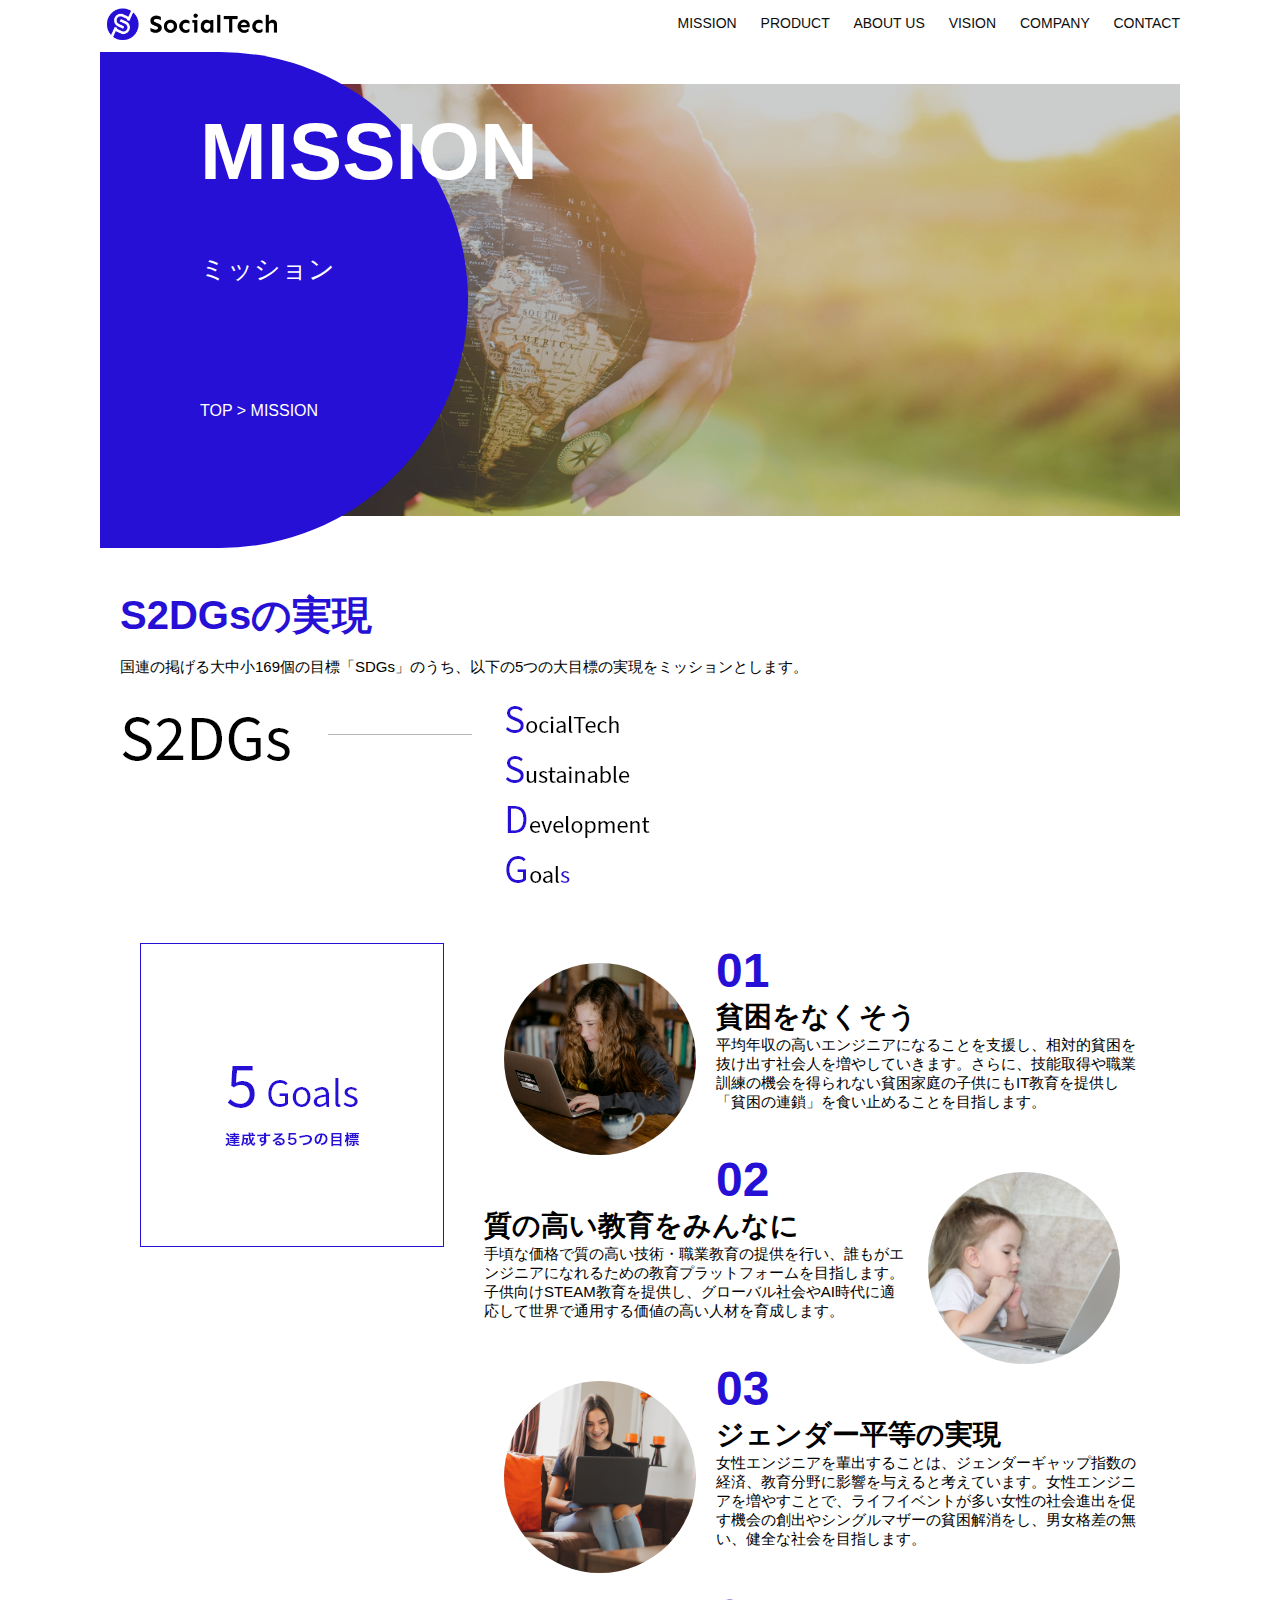
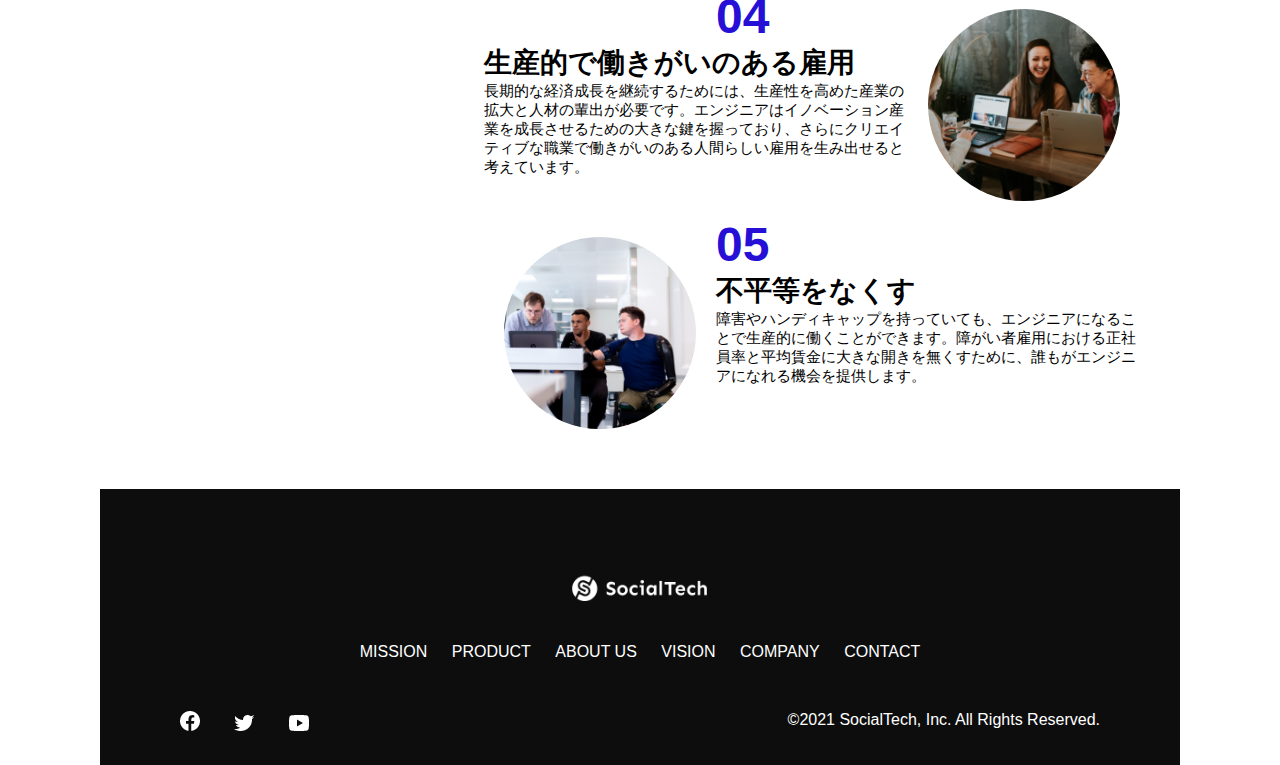
<file: kadai_tutorial_output/mission.html>
<!DOCTYPE html>
<html>

<head>
  <title>SocialTech - MISSON ミッション -</title>
  <meta charset="utf-8">
  <meta name="description" content="SocialTechが目指す5つの目標（S2DGs）を紹介します">
  <meta name="viewport" content="width=device-width, initial-scale=1.0">
  <link rel="stylesheet" href="style.css">
</head>

<body>
  <!-- ヘッダー -->
  <header>
    <!-- ロゴ -->
    <a href="index.html" id="logo"><img src="images/logo.png" alt="トップページに戻る"></a>

    <!-- PC用ナビゲーション -->
    <nav id="nav-pc">
      <a href="mission.html">MISSION</a>
      <a href="product.html">PRODUCT</a>
      <a href="index.html#aboutus">ABOUT US</a>
      <a href="index.html#vision">VISION</a>
      <a href="index.html#company">COMPANY</a>
      <a href="index.html#contact">CONTACT</a>
    </nav>

    <!-- スマホ用メニューボタン -->
    <img id="menu-sp" src="images/button-menu.png" alt="ナビゲーションを開く"
      onclick="document.getElementById('nav-sp').style.display = 'block'">

    <!-- スマホ用ナビゲーション -->
    <nav id="nav-sp">
      <img id="close" src="images/button-close.png" alt="ナビゲーションを閉じる"
        onclick="document.getElementById('nav-sp').style.display = 'none'">
      <a id="logo-sp" href="index.html" onclick="document.getElementById('nav-sp').style.display = 'none'"><img
          src="images/logo-sp.png" alt="トップページに戻る"></a>
      <a class="menu" href="mission.html" onclick="document.getElementById('nav-sp').style.display = 'none'">MISSION</a>
      <a class="menu" href="product.html" onclick="document.getElementById('nav-sp').style.display = 'none'">PRODUCT</a>
      <a class="menu" href="index.html#aboutus" onclick="document.getElementById('nav-sp').style.display = 'none'">ABOUT
        US</a>
      <a class="menu" href="index.html#vision"
        onclick="document.getElementById('nav-sp').style.display = 'none'">VISION</a>
      <a class="menu" href="index.html#company"
        onclick="document.getElementById('nav-sp').style.display = 'none'">COMPANY</a>
      <a class="menu" href="index.html#contact"
        onclick="document.getElementById('nav-sp').style.display = 'none'">CONTACT</a>
      <div id="sns">
        <a href="https://www.facebook.com/sejuku2013"><img src="images/button-facebook.png" alt="Facebookのリンク"></a>
        <a href="https://twitter.com/samuraijuku"><img src="images/button-twitter.png" alt="Twitterのリンク"></a>
        <a href="https://www.youtube.com/channel/UCCFOQO5aDK0xXam4cUQXT8g"><img src="images/button-youtube.png"
            alt="YouTubeのリンク"></a>
      </div>
    </nav>
  </header>
  <main>
    <article>
      <section id="mission-main">
        <div id="mission-title">
          <h1>MISSION</h1>
          <span>ミッション</span>
          <div>TOP > MISSION</div>
        </div>
      </section>
      <section id="mission-s2dgs">
        <h2 class="mission-h2">S2DGsの実現</h2>
        <p>国連の掲げる大中小169個の目標「SDGs」のうち、以下の5つの大目標の実現をミッションとします。</p>
        <img src="images/mission/mission-s2dgs.png" alt="S2DGs">
      </section>
      <section id="mission-5goals">
        <div>
          <img id="s2dgs-image" src="images/mission/mission-5goals.png" alt="5Goals">
        </div>
        <div>
          <div>
            <img class="fivegoals-image-left" src="images/mission/mission-5goals01.png" alt="PCを操作する女の子">
            <span class="fivegoals-number">01</span>
            <h3 class="fivegoals-h3">貧困をなくそう</h3>
            <p class="fivegoals-p">
              平均年収の高いエンジニアになることを支援し、相対的貧困を抜け出す社会人を増やしていきます。さらに、技能取得や職業訓練の機会を得られない貧困家庭の子供にもIT教育を提供し「貧困の連鎖」を食い止めることを目指します。
            </p>
          </div>
          <div>
            <img class="fivegoals-image-right" src="images/mission/mission-5goals02.png" alt="PCを見つめる小さい女の子">
            <span class="fivegoals-number">02</span>
            <h3 class="fivegoals-h3">質の高い教育をみんなに</h3>
            <p class="fivegoals-p">
              手頃な価格で質の高い技術・職業教育の提供を行い、誰もがエンジニアになれるための教育プラットフォームを目指します。子供向けSTEAM教育を提供し、グローバル社会やAI時代に適応して世界で通用する価値の高い人材を育成します。
            </p>
          </div>
          <div>
            <img class="fivegoals-image-left" src="images/mission/mission-5goals03.png" alt="PCを操作する女性">

            <span class="fivegoals-number">03</span>
            <h3 class="fivegoals-h3">ジェンダー平等の実現</h3>
            <p class="fivegoals-p">
              女性エンジニアを輩出することは、ジェンダーギャップ指数の経済、教育分野に影響を与えると考えています。女性エンジニアを増やすことで、ライフイベントが多い女性の社会進出を促す機会の創出やシングルマザーの貧困解消をし、男女格差の無い、健全な社会を目指します。
            </p>
          </div>
          <div>
            <img class="fivegoals-image-right" src="images/mission/mission-5goals04.png" alt="笑顔で話し合う3人の男女">
            <span class="fivegoals-number">04</span>
            <h3 class="fivegoals-h3">生産的で働きがいのある雇用</h3>
            <p class="fivegoals-p">
              長期的な経済成長を継続するためには、生産性を高めた産業の拡大と人材の輩出が必要です。エンジニアはイノベーション産業を成長させるための大きな鍵を握っており、さらにクリエイティブな職業で働きがいのある人間らしい雇用を生み出せると考えています。
            </p>
          </div>
          <div>
            <img class="fivegoals-image-left" src="images/mission/mission-5goals05.png" alt="障害を持つ男性が生き生きと働く様子">
            <span class="fivegoals-number">05</span>
            <h3 class="fivegoals-h3">不平等をなくす</h3>
            <p class="fivegoals-p">
              障害やハンディキャップを持っていても、エンジニアになることで生産的に働くことができます。障がい者雇用における正社員率と平均賃金に大きな開きを無くすために、誰もがエンジニアになれる機会を提供します。
            </p>
          </div>
        </div>
      </section>
    </article>
    <footer>
      <div id="footer-logo">
        <img src="images/logo-sp.png" alt="SocialTech">
      </div>
      <div id="footer-link">
        <a href="mission.html">MISSION</a>
        <a href="product.html">PRODUCT</a>
        <a href="index.html#aboutus">ABOUT US</a>
        <a href="index.html#vision">VISION</a>
        <a href="index.html#company">COMPANY</a>
        <a href="index.html#contact">CONTACT</a>
      </div>
      <div id="sns-footer">
        <a href="https://www.facebook.com/sejuku2013"><img src="images/button-facebook.png" alt="Facebookのリンク"></a>
        <a href="https://twitter.com/samuraijuku"><img src="images/button-twitter.png" alt="Twitterのリンク"></a>
        <a href="https://www.youtube.com/channel/UCCFOQO5aDK0xXam4cUQXT8g"><img src="images/button-youtube.png"
            alt="YouTubeのリンク"></a>
        <span id="copyright">&copy;2021 SocialTech, Inc. All Rights Reserved. </span>
      </div>
    </footer>
  </main>
</body>

</html>
</file>
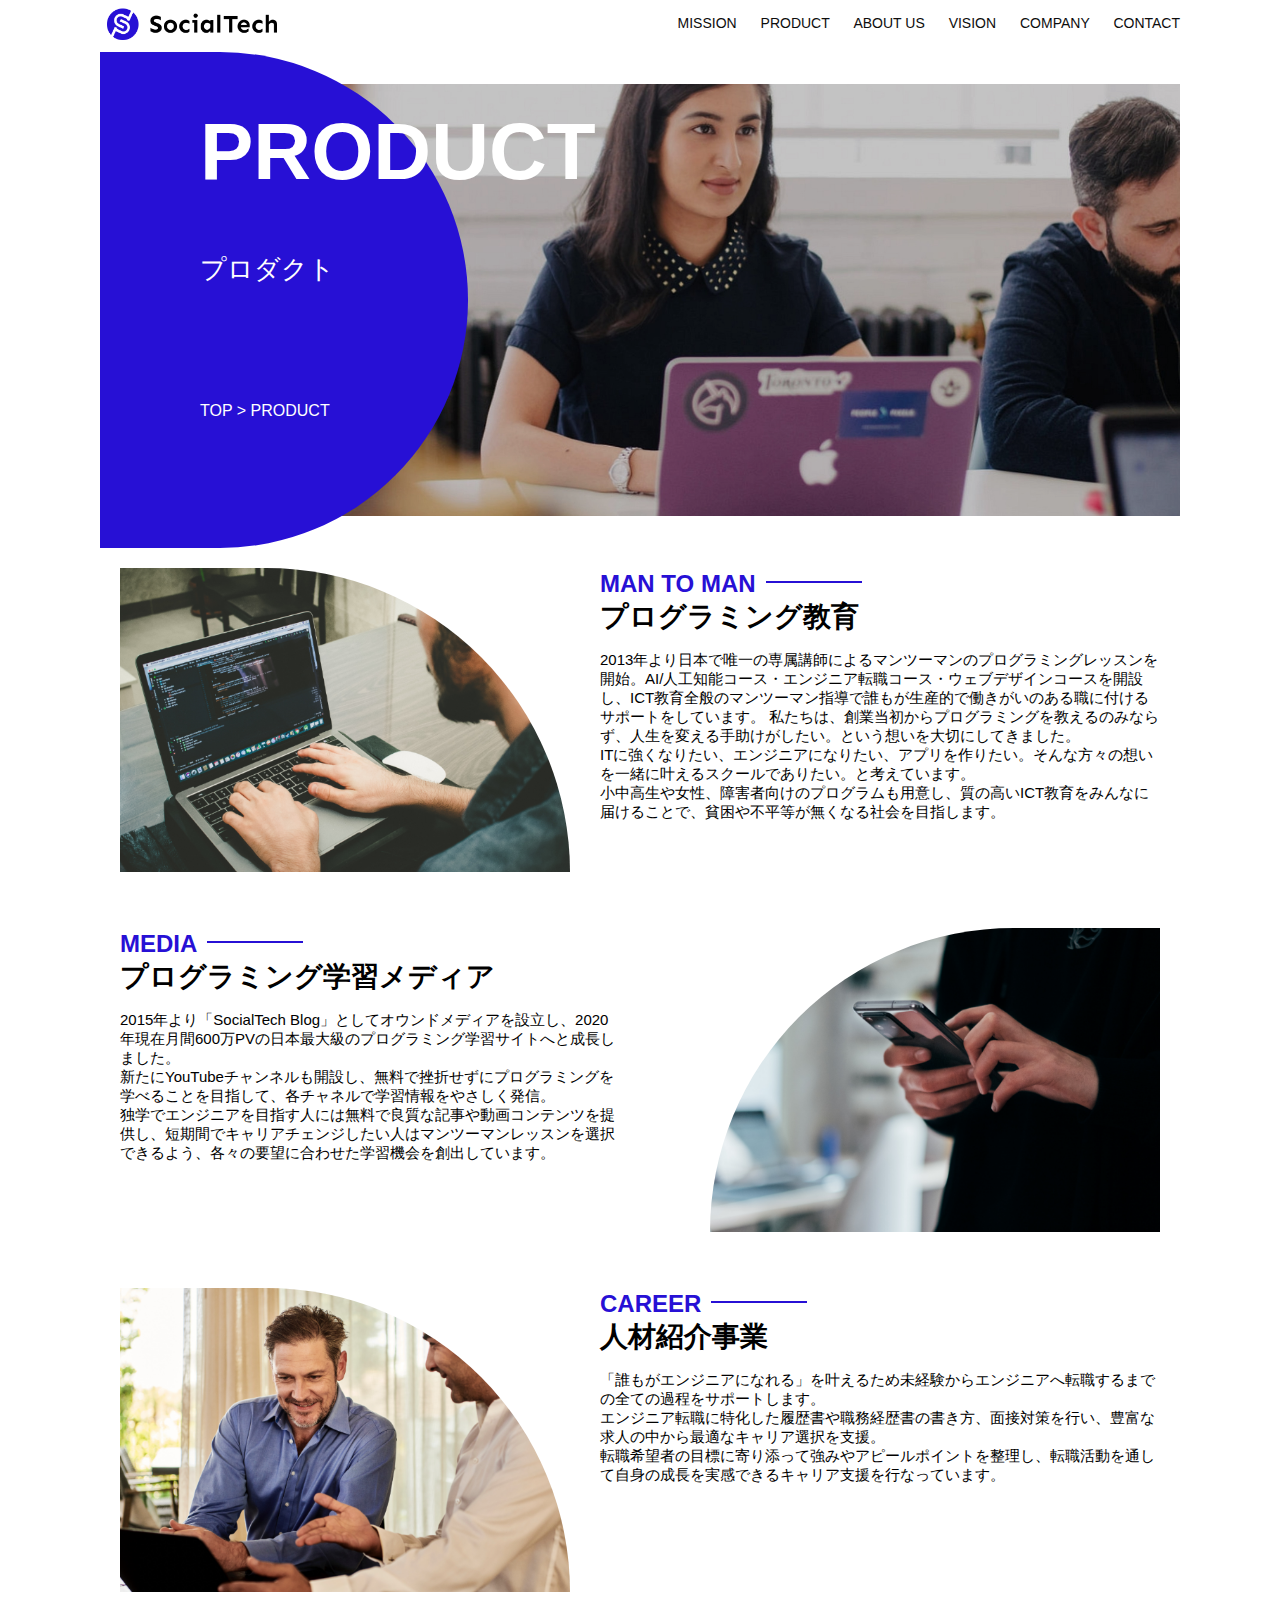
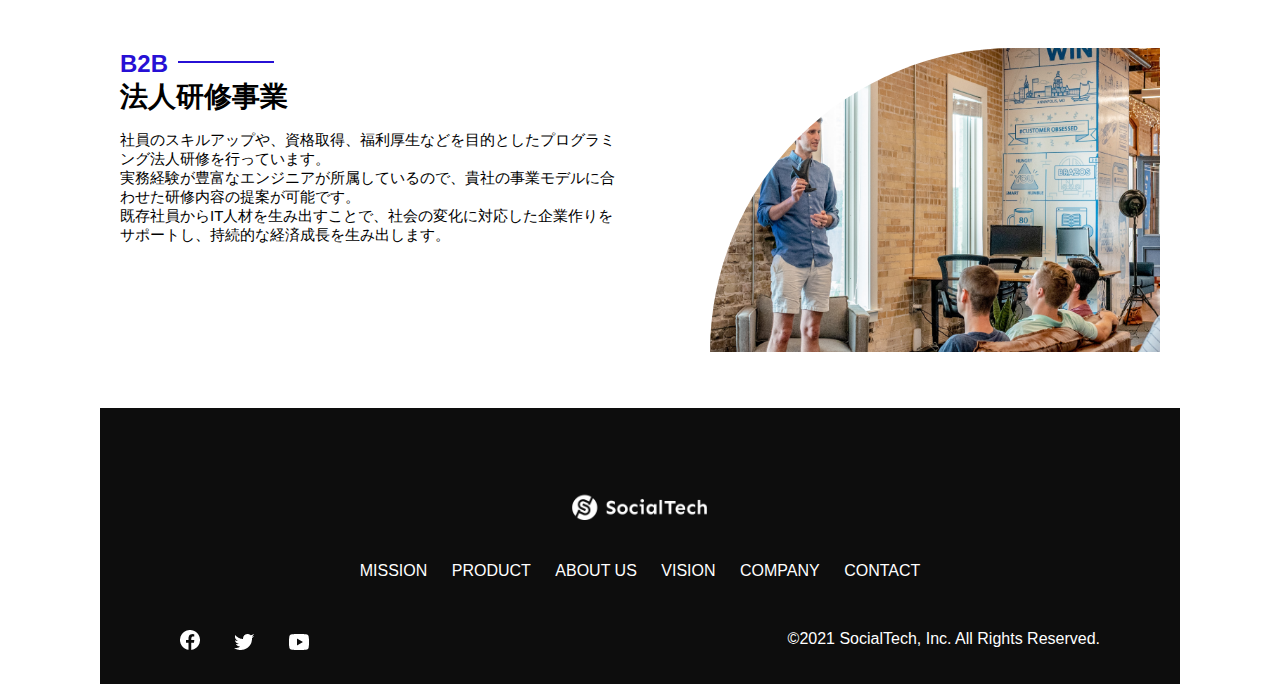
<file: kadai_tutorial_output/product.html>
<!DOCTYPE html>
<html>

<head>
  <title>SocialTech -PRODUCT プロダクト- </title>
  <meta charset="utf-8">
  <meta name="description" content="SocialTechの4つのプロダクトを紹介します">
  <meta name="viewport" content="width=device-width, initial-scale=1.0">
  <link rel="stylesheet" href="style.css">
</head>

<body>
  <!-- ヘッダー -->
  <header>
    <!-- ロゴ -->
    <a href="index.html" id="logo"><img src="images/logo.png" alt="トップページに戻る"></a>

    <!-- PC用ナビゲーション -->
    <nav id="nav-pc">
      <a href="mission.html">MISSION</a>
      <a href="product.html">PRODUCT</a>
      <a href="index.html#aboutus">ABOUT US</a>
      <a href="index.html#vision">VISION</a>
      <a href="index.html#company">COMPANY</a>
      <a href="index.html#contact">CONTACT</a>
    </nav>

    <!-- スマホ用メニューボタン -->
    <img id="menu-sp" src="images/button-menu.png" alt="ナビゲーションを開く"
      onclick="document.getElementById('nav-sp').style.display = 'block'">

    <!-- スマホ用ナビゲーション -->
    <nav id="nav-sp">
      <img id="close" src="images/button-close.png" alt="ナビゲーションを閉じる"
        onclick="document.getElementById('nav-sp').style.display = 'none'">
      <a id="logo-sp" href="index.html" onclick="document.getElementById('nav-sp').style.display = 'none'"><img
          src="images/logo-sp.png" alt="トップページに戻る"></a>
      <a class="menu" href="mission.html" onclick="document.getElementById('nav-sp').style.display = 'none'">MISSION</a>
      <a class="menu" href="product.html" onclick="document.getElementById('nav-sp').style.display = 'none'">PRODUCT</a>
      <a class="menu" href="index.html#aboutus" onclick="document.getElementById('nav-sp').style.display = 'none'">ABOUT
        US</a>
      <a class="menu" href="index.html#vision"
        onclick="document.getElementById('nav-sp').style.display = 'none'">VISION</a>
      <a class="menu" href="index.html#company"
        onclick="document.getElementById('nav-sp').style.display = 'none'">COMPANY</a>
      <a class="menu" href="index.html#contact"
        onclick="document.getElementById('nav-sp').style.display = 'none'">CONTACT</a>
      <div id="sns">
        <a href="https://www.facebook.com/sejuku2013"><img src="images/button-facebook.png" alt="Facebookのリンク"></a>
        <a href="https://twitter.com/samuraijuku"><img src="images/button-twitter.png" alt="Twitterのリンク"></a>
        <a href="https://www.youtube.com/channel/UCCFOQO5aDK0xXam4cUQXT8g"><img src="images/button-youtube.png"
            alt="YouTubeのリンク"></a>
      </div>
    </nav>
  </header>
  <main>
    <article>
      <section id="product-main">
        <div id="product-title">
          <h1>PRODUCT</h1>
          <span>プロダクト</span>
          <div>TOP > PRODUCT</div>
        </div>
      </section>
      <section class="product-section1">
        <img src="images/product/product-mantoman.png" alt="PCでコードを書く男性">
        <div>
          <h2 class="product-h2">MAN TO MAN</h2>
          <h3 class="product-h3">プログラミング教育</h3>
          <p>
            2013年より日本で唯一の専属講師によるマンツーマンのプログラミングレッスンを開始。AI/人工知能コース・エンジニア転職コース・ウェブデザインコースを開設し、ICT教育全般のマンツーマン指導で誰もが生産的で働きがいのある職に付けるサポートをしています。
            私たちは、創業当初からプログラミングを教えるのみならず、人生を変える手助けがしたい。という想いを大切にしてきました。<br>ITに強くなりたい、エンジニアになりたい、アプリを作りたい。そんな方々の想いを一緒に叶えるスクールでありたい。と考えています。<br>小中高生や女性、障害者向けのプログラムも用意し、質の高いICT教育をみんなに届けることで、貧困や不平等が無くなる社会を目指します。
          </p>
        </div>
      </section>
      <section class="product-section2">
        <div>
          <h2 class="product-h2">MEDIA</h2>
          <h3 class="product-h3">プログラミング学習メディア</h3>
          <p>2015年より「SocialTech
            Blog」としてオウンドメディアを設立し、2020年現在月間600万PVの日本最大級のプログラミング学習サイトへと成長しました。<br>新たにYouTubeチャンネルも開設し、無料で挫折せずにプログラミングを学べることを目指して、各チャネルで学習情報をやさしく発信。<br>独学でエンジニアを目指す人には無料で良質な記事や動画コンテンツを提供し、短期間でキャリアチェンジしたい人はマンツーマンレッスンを選択できるよう、各々の要望に合わせた学習機会を創出しています。
          </p>
        </div>
        <img src="images/product/product-media.png" alt="スマートフォンを操作する人">
      </section>
      <section class="product-section1">
        <img src="images/product/product-career.png" alt="笑顔で話し合う2人の男性">
        <div>
          <h2 class="product-h2">CAREER</h2>
          <h3 class="product-h3">人材紹介事業</h3>
          <p>
            「誰もがエンジニアになれる」を叶えるため未経験からエンジニアへ転職するまでの全ての過程をサポートします。<br>エンジニア転職に特化した履歴書や職務経歴書の書き方、面接対策を行い、豊富な求人の中から最適なキャリア選択を支援。<br>転職希望者の目標に寄り添って強みやアピールポイントを整理し、転職活動を通して自身の成長を実感できるキャリア支援を行なっています。<br>
          </p>
        </div>
      </section>
      <section class="product-section2">
        <div>
          <h2 class="product-h2">B2B</h2>
          <h3 class="product-h3">法人研修事業</h3>
          <p>
            社員のスキルアップや、資格取得、福利厚生などを目的としたプログラミング法人研修を行っています。<br>実務経験が豊富なエンジニアが所属しているので、貴社の事業モデルに合わせた研修内容の提案が可能です。<br>既存社員からIT人材を生み出すことで、社会の変化に対応した企業作りをサポートし、持続的な経済成長を生み出します。
          </p>
        </div>
        <img src="images/product/product-b2b.png" alt="講演中の男性とそれを聴く人々">
      </section>
    </article>
    <footer>
      <div id="footer-logo">
        <img src="images/logo-sp.png" alt="SocialTech">
      </div>
      <div id="footer-link">
        <a href="mission.html">MISSION</a>
        <a href="product.html">PRODUCT</a>
        <a href="index.html#aboutus">ABOUT US</a>
        <a href="index.html#vision">VISION</a>
        <a href="index.html#company">COMPANY</a>
        <a href="index.html#contact">CONTACT</a>
      </div>
      <div id="sns-footer">
        <a href="https://www.facebook.com/sejuku2013"><img src="images/button-facebook.png" alt="Facebookのリンク"></a>
        <a href="https://twitter.com/samuraijuku"><img src="images/button-twitter.png" alt="Twitterのリンク"></a>
        <a href="https://www.youtube.com/channel/UCCFOQO5aDK0xXam4cUQXT8g"><img src="images/button-youtube.png"
            alt="YouTubeのリンク"></a>
        <span id="copyright">&copy;2021 SocialTech, Inc. All Rights Reserved. </span>
      </div>
    </footer>
  </main>
</body>

</html>
</file>
<file: kadai_tutorial_output/style.css>
/* PC、スマホ共通スタイル */
body {
  font-family: "Source Sans Pro", "Hiragino Kaku Gothic ProN", Meiryo, Arial,
    sans-serif;
}

p {
  font-size: 15px;
}

.arrow-right {
  color: #2710d5;
}

#submit {
  margin-top: 50px;
}

/*================
PC用のスタイル
=================*/
@media screen and (min-width: 768px) {

   /* PC用カルーセル設定 */
  .carousel {
    width: 885px;
    margin-left: 20px;
  }

  .carouselImg {
    width: 885px;
  }

  /* 横幅設定 */
  body {
    max-width: 1080px;
    min-width: 900px;
    margin: 0 auto 0 auto;
  }

  /* ヘッダー */
  header {
    display: flex;
    justify-content: space-between;
  }

  /* ナビゲーションのレイアウト */
  #nav-pc {
    font-size: 14px;
    padding-top: 15px;
  }

  /* ナビゲーションのリンクの装飾設定 */
  #nav-pc>a {
    text-decoration: none;
    margin-left: 20px;
  }

  #nav-pc>a:link {
    color: #0d0d0d;
  }

  #nav-pc>a:visited {
    color: #0d0d0d;
  }

  #nav-pc>a:hover {
    color: #0d0d0d;
    text-decoration: underline;
  }

  #nav-pc>a:active {
    color: #0d0d0d;
  }

  /* スマホ用ナビを非表示 */
  #nav-sp,
  #menu-sp {
    display: none;
  }

  /* メインビジュアル*/
  #main-visual {
    position: relative;
    height: 400px;
  }

  #main-message {
    position: absolute;
    top: 0;
    left: 0;
    background-color: #2710d5;
    color: #ffffff;
    border-radius: 0 0 476px 0;
    max-width: 620px;
    height: 100%;
    width: 100%;
    z-index: 11;
  }

  #main-message>h1 {
    font-size: 60px;
    font-weight: bold;
    margin: 100px 0 0 50px;
  }

  #main-message>p {
    font-size: 28px;
    margin: 0 0 0 50px;
  }

  #main-visual>img {
    max-width: 620px;
    border-radius: 476px 0 0 0;
    position: absolute;
    top: 0;
    right: 0;
    z-index: 10;
  }

  /*見出し*/
  h2 {
    margin: 40px 0 0 0;
  }

  h2::after {
    content: url("images/line.png");
    margin-left: 10px;
  }

  h3 {
    font-size: 27px;
  }

  /* ミッション */
  #mission {
    margin: 80px auto 80px auto;
    width: 100%;
  }

  #mission-flex {
    width: 100%;
    display: flex;
  }

  #mission-flex>div {
    width: 50%;
    margin: 20px;
  }

  #mission-photo {
    width: 100%;
  }

  #s2dgs {
    margin-top: 50px;
    width: 100%;
  }

  /* プロダクト */
  #product {
    background-color: #fafafa;
    margin: 80px 0 80px 0;
    padding: 10px 40px 0px 40px;
  }

  /* 外枠 */
  #product>div {
    margin-top: 40px;
    display: flex;
  }

  /* 左のカラム */
  #product-left {
    width: 50%;
    margin-right: 20px;
  }

  /* 右のカラム */
  #product-right {
    width: 50%;
    margin-left: 20px;
    margin-top: 80px;
  }

  /* 写真＋説明の枠 */
  #product-left>div {
    position: relative;
    height: 480px;
    margin-right: 20px;
  }

  #product-right>div {
    position: relative;
    height: 480px;
    margin-left: 20px;
  }

  /* 写真*/
  .product-photo {
    width: 100%;
  }

  /* 説明文の枠 */
  .product-explain {
    background-color: #ffffff;
    position: absolute;
    left: 0;
    top: 280px;
    margin: 0 40px 0 40px;
    padding: 20px;
    box-shadow: 5px 5px 10px rgba(0, 0, 0, 0.05);
  }

  /* 説明文の英語 */
  .product-explain>span {
    color: #2710d5;
    font-weight: bold;
    font-size: 16px;
    margin: 0px;
  }

  /* 説明文の見出し */
  .product-explain>h3 {
    font-size: 20px;
    margin: 5px 0 5px 0;
  }

  /* 説明文 */
  .product-explain>p {
    font-size: 14px;
    margin: 0;
  }

  /* もっと見るボタン */
  #product-more {
    margin: 0 auto -42px auto;
  }

  /* ABOUT US */
  #aboutus {
    margin: 80px auto 80px auto;
  }

  /* ３つの組織文化と写真を入れる枠 */
  #aboutus>div {
    display: flex;
  }

  /* 写真 */
  .culture-img {
    width: 100%;
    align-self: flex-start;
  }

  .culture-img2 {
    margin-top: 50px;
    width: 100%;
  }

  /* 3つの組織文化の表 */
  .culture-table {
    margin-right: 50px;
  }

  /* 番号 */
  .culture-num {
    font-size: 80px;
    color: #2710d5;
    margin: 0 20px 0 0;
  }

  /* 組織文化英語 */
  .culture-en {
    color: #2710d5;
    font-weight: bold;
    font-size: 24px;
    display: block;
  }

  /* 組織文化日本語 */
  .culture-jp {
    font-size: 28px;
    font-weight: bold;
  }

  /* 説明文 */
  .culture-description {
    margin: 0;
  }

  /* ビジョン */
  #vision {
    margin: 80px auto 80px auto;
  }

  /* セクション内の外枠*/
  #vision>div {
    width: 100%;
    display: flex;
    justify-content: space-between;
    flex-wrap: wrap;
  }

  /*7つの行動指針の枠*/
  .vision-box {
    width: 300px;
    height: 300px;
    margin-bottom: 30px;
    position: relative;
  }

  .vision-box>img {
    width: 100%;
    height: auto;
    position: absolute;
    top: 0;
    left: 0;
    z-index: 30;
  }

  .vision-box>span {
    position: absolute;
    top: 0;
    left: 0;
    z-index: 31;
    margin-right: 20px;
  }

  .vision-box>span>h4 {
    color: #2710d5;
    font-size: 19px;
    margin: 80px 0 0 0;
  }

  .vision-box>span>h4::first-letter {
    font-size: 40px;
  }

  .vision-box>span>h5 {
    font-size: 20px;
    margin: 0 0 0 0;
  }

  .vision-box>span>p {
    margin: 10px 0 0 0;
  }

  /*会社概要*/
  #company {
    margin: 80px auto 80px auto;
  }

  #company-table {
    width: 100%;
  }

  .tableheader {
    text-align: left;
    padding: 20px;
    border-bottom-color: #2710d5;
    border-bottom-width: 1px;
    border-bottom-style: solid;
    width: 100px;
  }

  .tableheader-first {
    text-align: left;
    padding: 20px;
    border-bottom-color: #2710d5;
    border-bottom-width: 1px;
    border-bottom-style: solid;
    border-top-color: #2710d5;
    border-top-width: 1px;
    border-top-style: solid;
    width: 100px;
  }

  .cell {
    padding: 30px;
    border-bottom-color: #ececec;
    border-bottom-width: 1px;
    border-bottom-style: solid;
  }

  .cell-first {
    padding: 30px;
    border-bottom-color: #ececec;
    border-bottom-width: 1px;
    border-bottom-style: solid;
    border-top-color: #ececec;
    border-top-width: 1px;
    border-top-style: solid;
  }

  #company>iframe {
    width: 100%;
    height: 368px;
    margin-top: 40px;
  }

  /* お問い合わせ */
  #contact {
    margin: 80px auto 80px auto;
  }

  /* 外枠 */
  #contact>form>div {
    display: flex;
    flex-direction: row;
    flex-wrap: wrap;
    padding-bottom: 30px;
  }

  /* 左列　見出し */
  .contact-heading {
    width: 240px;
    align-self: center;
  }

  /* 見出しのラベル */
  .contact-label {
    font-weight: bold;
  }

  /* 必須 */
  .contact-span {
    color: #ce2222;
    margin: 0 0 0 20px;
    font-weight: bold;
  }

  /* テキストボックス */
  .contact-textbox {
    border-top: 0px;
    border-left: 0px;
    border-right: 0px;
    border-bottom-width: 1px;
    border-bottom-color: #707070;
    border-style: solid;
    background-color: #fafafa;
    height: 56px;
    width: 400px;
  }

  /* お問い合わせ内容のテキストエリア */
  .contact-textarea {
    border-top: 0px;
    border-left: 0px;
    border-right: 0px;
    border-bottom-width: 1px;
    border-bottom-color: #707070;
    background-color: #fafafa;
    width: 400px;
    height: 200px;
  }

  /* 個人情報の取り扱い */
  details {
    width: 700px;
  }

  details>div {
    background-color: #fafafa;
    padding: 20px;
  }

  details>div>span {
    font-weight: bold;
  }

  /* フッター */
  footer {
    background-color: #0d0d0d;
    text-align: center;
    padding: 80px 80px 30px 80px;
  }

  #footer-logo {
    margin-bottom: 30px;
  }

  #footer-link {
    margin-bottom: 50px;
  }

  #footer-link>a {
    text-decoration: none;
    margin: 10px;
  }

  #footer-link>a:link {
    color: #ffffff;
  }

  #footer-link>a:visited {
    color: #ffffff;
  }

  #footer-link>a:hover {
    color: #ffffff;
    text-decoration: underline;
  }

  #footer-link>a:active {
    color: #ffffff;
  }

  #sns-footer {
    text-align: left;
    width: 100%;
  }

  #sns-footer>a {
    margin-right: 30px;
  }

  #copyright {
    color: #ffffff;
    float: right;
  }

  /* mission.html用スタイル */
  /* ミッションのメインビジュアル */
  #mission-main {
    height: 496px;
    width: 100%;
    background-image: url("images/mission/mission-main.png");
    background-repeat: no-repeat;
    background-position-y: center;
  }

  #mission-title {
    background-color: #2710d5;
    width: 368px;
    color: #ffffff;
    height: 496px;
    border-radius: 0 248px 248px 0;
    position: relative;
  }

  #mission-title>h1 {
    position: absolute;
    top: 0;
    left: 100px;
    font-size: 80px;
  }

  #mission-title>span {
    position: absolute;
    top: 200px;
    left: 100px;
    font-size: 26px;
  }

  #mission-title>div {
    position: absolute;
    top: 350px;
    left: 100px;
    font-size: 16px;
  }

  #mission-s2dgs {
    width: 100%;
    margin: 20px;
  }

  .mission-h2 {
    color: #2710d5;
    font-size: 40px;
  }

  .mission-h2::after {
    content: none;
  }

  #mission-5goals {
    margin: 20px;
    display: flex;
  }

  #mission-5goals>div {
    flex-grow: 1;
    padding: 20px;
  }

  #mission-5goals>div>div {
    margin-bottom: 40px;
  }

  .fivegoals-image-right {
    float: right;
    margin: 20px;
  }

  .fivegoals-image-left {
    float: left;
    margin: 20px;
  }

  .fivegoals-number {
    color: #2710d5;
    font-size: 48px;
    font-weight: bold;
    margin: 0;
  }

  .fivegoals-h3 {
    font-size: 28px;
    margin: 0;
  }

  .fivegoals-p {
    margin: 0;
  }

  /* プロダクトページ */
  #product-main {
    height: 496px;
    width: 100%;
    background-image: url("images/product/product-main.png");
    background-repeat: no-repeat;
    background-position-y: center;
  }

  #product-title {
    background-color: #2710d5;
    width: 368px;
    color: #ffffff;
    height: 496px;
    border-radius: 0 248px 248px 0;
    position: relative;
  }

  #product-title>h1 {
    position: absolute;
    top: 0;
    left: 100px;
    font-size: 80px;
  }

  #product-title>span {
    position: absolute;
    top: 200px;
    left: 100px;
    font-size: 26px;
  }

  #product-title>div {
    position: absolute;
    top: 350px;
    left: 100px;
    font-size: 16px;
  }

  /* セクション1 */
  .product-section1 {
    position: relative;
    margin: 20px;
    height: 340px;
  }

  .product-section1>img {
    position: absolute;
    top: 0;
    left: 0;
    width: 450px;
    margin: 0 40px 30px 0;
    border-radius: 0 432px 0 0;
  }

  .product-section1>div {
    position: absolute;
    top: 0;
    left: 480px;
  }

  /*セクション２*/

  .product-section2 {
    position: relative;
    margin: 20px;
    height: 340px;
  }

  .product-section2>img {
    position: absolute;
    top: 0;
    right: 0;
    width: 450px;
    margin: 0 0 30px 40px;
    border-radius: 432px 0 0 0;
  }

  .product-section2>div {
    width: 500px;
    position: absolute;
    top: 0;
    left: 0;
  }

  .product-h2 {
    color: #2710d5;
    font-size: 24px;
    margin: 0;
  }

  .product-h3 {
    font-size: 28px;
    margin: 0;
  }
}

/*====================
スマートフォン用のスタイル
=====================*/
@media screen and (max-width: 767px) {

  /* スマホ用カルーセル設定 */
  .carousel {
    width: 375px;
    margin: 0 auto 0 auto;
  }

  .carouselImg {
    width: 375px;
  }

  body {
    min-width: 375px;
    margin: 0;
  }

  /* PC用ナビゲーション非表示 */
  #nav-pc {
    display: none;
  }

  /* ハンバーガーメニュー */
  #menu-sp {
    position: absolute;
    top: 0px;
    right: 0px;
  }

  /* スマホ用ナビゲーションの表示切替*/
  /* 初期状態、レイアウトと非表示設定 */
  #nav-sp {
    background-color: #2710d5;
    position: absolute;
    left: 0;
    top: 0;
    height: 100%;
    width: 100%;
    display: none;
    z-index: 100;
  }

  /* ×ボタン */
  #close {
    position: absolute;
    top: 20px;
    right: 20px;
  }

  /* ナビゲーションメニュー用ロゴ */
  #logo-sp {
    margin: 80px 0 30px 20px;
  }

  /* ナビゲーションのリンクの装飾設定 */
  #nav-sp>a {
    display: block;
  }

  #nav-sp>a:link {
    color: #ffffff;
  }

  #nav-sp>a:visited {
    color: #ffffff;
  }

  #nav-sp>a:hover {
    color: #ffffff;
    text-decoration: underline;
  }

  #nav-sp>a:active {
    color: #ffffff;
  }

  #nav-sp>.menu {
    text-decoration: none;
    display: block;
    margin: 0 20px 0 20px;
    height: 44px;
    font-size: 16px;
    background-image: url("images/arrow.png");
    background-repeat: no-repeat;
    background-position: right top;
  }

  #sns {
    position: absolute;
    bottom: 20px;
    left: 20px;
  }

  #sns>a {
    margin-right: 30px;
  }

  /* メインビジュアル */
  #main-visual {
    position: relative;
    height: 470px;
    width: 100%;
    overflow: hidden;
  }

  #main-visual>div {
    position: absolute;
    top: 0;
    left: 0;
    background-color: #2710d5;
    color: white;
    border-radius: 0 0 476px 0;
    text-align: center;
    height: 280px;
    width: 100%;
    z-index: 11;
  }

  #main-visual>div>h1 {
    font-size: 28px;
    margin: 90px 0 0 0;
  }

  #main-visual>div>p {
    margin: 0;
  }

  #main-visual>img {
    width: 100%;
    border-radius: 476px 0 0 0;

    z-index: 10;
    position: absolute;
    bottom: 0;
    right: 0;
  }

  /*見出し*/
  h2::after {
    content: url("images/line.png");
    margin-left: 10px;
  }

  h3 {
    font-size: 24px;
    margin: 10px 0 0 0;
  }

  /* ミッション */
  #mission {
    margin: 20px;
  }

  #mission-photo {
    width: 100%;
  }

  #s2dgs {
    width: 100%;
  }

  /* プロダクト */
  #product {
    background-color: #fafafa;
    padding-top: 10px;
  }

  #product h2 {
    margin-left: 20px;
  }

  /* 外枠 */
  /* 左右のカラム　スマホでは縦並び */
  #product-left,
  #product-right {
    margin-right: 20px;
    margin-left: 20px;
  }

  /* 写真＋説明の枠 */
  #product-left>div,
  #product-right>div {
    position: relative;
    height: 540px;
  }

  /* 説明文の枠 */
  .product-explain {
    background-color: #ffffff;
    position: absolute;
    left: 0;
    bottom: 50px;
    padding: 20px;
    box-shadow: 5px 5px 10px rgba(0, 0, 0, 0.05);
  }

  .product-explain>span {
    color: #2710d5;
    font-weight: bold;
    font-size: 16px;
    margin: 0px;
  }

  .product-explain>h3 {
    margin: 10px 0 10px 0;
  }

  /* 写真*/
  .product-photo {
    width: 100%;
  }

  #product-more>img {
    margin: 0 0 -42px 20px;
  }

  /* ABOUT US */
  #aboutus {
    margin: 80px 20px 80px 20px;
  }

  #aboutus>div {
    display: flex;
    flex-direction: column;
  }

  .culture-table {
    width: 100%;
    padding-right: 20px;
    order: 2;
  }

  .culture-img {
    width: 100%;
    order: 1;
  }

  .culture-img2 {
    width: 100%;
  }

  .culture-num {
    font-size: 80px;
    color: #2710d5;
  }

  .culture-en {
    color: #2710d5;
    font-weight: bold;
    font-size: 24px;
    display: block;
  }

  .culture-jp {
    display: block;
  }

  .culture-description {
    margin: 0;
  }

  /* ビジョン */
  #vision {
    margin: 80px 20px 80px 20px;
  }

  .vision-box {
    width: 300px;
    height: 300px;
    margin-bottom: 30px;
    position: relative;
  }

  .vision-box>img {
    width: 100%;
    height: auto;
    position: absolute;
    top: 0;
    left: 0;
    z-index: 30;
  }

  .vision-box>span {
    position: absolute;
    top: 0;
    left: 0;
    z-index: 31;
    margin-right: 20px;
  }

  .vision-box>span>h4 {
    color: #2710d5;
    font-size: 19px;
    margin: 60px 0 0 0;
  }

  .vision-box>span>h5 {
    font-size: 20px;
    margin: 0 0 0 0;
  }

  .vision-box>span>p {
    margin: 10px 0 0 0;
  }

  /*会社概要*/
  #company {
    margin: 0 20px 0 20px;
  }

  #company>h3 {
    margin-bottom: 20px;
  }

  #company-table {
    width: 100%;
  }

  .tableheader-first {
    text-align: left;
    padding: 20px;
    border-bottom-color: #2710d5;
    border-bottom-width: 1px;
    border-bottom-style: solid;
    border-top-color: #2710d5;
    border-top-width: 1px;
    border-top-style: solid;
    width: 50px;
  }

  .tableheader {
    text-align: left;
    padding: 20px;
    border-bottom-color: #2710d5;
    border-bottom-width: 1px;
    border-bottom-style: solid;
    width: 50px;
  }

  .cell-first {
    padding: 20px;
    border-bottom-color: #ececec;
    border-bottom-width: 1px;
    border-bottom-style: solid;
    border-top-color: #ececec;
    border-top-width: 1px;
    border-top-style: solid;
  }

  .cell {
    padding: 20px;
    border-bottom-color: #ececec;
    border-bottom-width: 1px;
    border-bottom-style: solid;
  }

  #company>iframe {
    width: 100%;
    height: 240px;
    margin: 40px 0 0 0;
  }

  /* お問い合わせ */
  #contact {
    margin: 80px 20px 80px 20px;
  }

  #contact>h3 {
    margin-bottom: 20px;
  }

  #contact>form>div {
    margin-bottom: 20px;
  }

  .contact-heading {
    margin-bottom: 20px;
  }

  /* ラベル */
  .contact-label {
    font-weight: bold;
  }

  /* 必須 */
  .contact-span {
    color: #ce2222;
    margin: 0 0 0 20px;
    font-weight: bold;
  }

  .contact-textbox {
    height: 56px;
    border-top: 0px;
    border-left: 0px;
    border-right: 0px;
    background-color: #fafafa;
    border-bottom-width: 1px;
    border-bottom-color: #707070;
    border-style: solid;
    min-width: 300px;
    width: 100%;
  }

  .contact-textarea {
    height: 150px;
    border-top: 0px;
    border-left: 0px;
    border-right: 0px;
    background-color: #fafafa;
    width: 100%;
  }

  .radiobutton {
    margin-bottom: 20px;
  }

  /* .radiobutton + label::after {
        content: "\A";
        white-space: pre;
    } */

  /* フッター */
  footer {
    background-color: #0d0d0d;
    padding: 30px 20px 50px 20px;
  }

  #footer-logo {
    margin-bottom: 30px;
  }

  #footer-link {
    margin-bottom: 50px;
  }

  #footer-link>a {
    text-decoration: none;
    margin: 0 20px 30px 0;
    display: block;

    background-image: url("images/arrow.png");
    background-repeat: no-repeat;
    background-position: right top;
  }

  #footer-link>a:link {
    color: #ffffff;
  }

  #footer-link>a:visited {
    color: #ffffff;
  }

  #footer-link>a:hover {
    color: #ffffff;
    text-decoration: underline;
  }

  #footer-link>a:active {
    color: #ffffff;
  }

  #sns-footer>a {
    margin-right: 30px;
  }

  #copyright {
    font-size: 12px;
    display: block;
    margin-top: 30px;
    color: #ffffff;
  }

  /* mission.html用スタイル */
  /* ミッションのメインビジュアル */
  #mission-main {
    height: 256px;
    width: 100%;
    background-image: url("images/mission/mission-main.png");
    background-repeat: no-repeat;
    background-position-y: center;
    background-size: auto 208px;
  }

  #mission-title {
    background-color: #2710d5;
    width: 136px;
    color: #ffffff;
    height: 256px;
    border-radius: 0 248px 248px 0;
    position: relative;
  }

  #mission-title>h1 {
    position: absolute;
    top: 0;
    left: 20px;
    font-size: 40px;
  }

  #mission-title>span {
    position: absolute;
    top: 110px;
    left: 20px;
    font-size: 18px;
  }

  #mission-title>div {
    position: absolute;
    top: 180px;
    left: 20px;
    font-size: 13px;
  }

  /* ミッションページ　S2DGSの設定 */
  #mission-s2dgs {
    margin: 20px;
  }

  .mission-h2 {
    color: #2710d5;
    font-size: 38px;
    margin: 0px;
  }

  .mission-h2::after {
    content: none;
  }

  #mission-s2dgs>img {
    width: 100%;
  }

  #section-s2dgs>img {
    width: 100%;
  }

  /* ミッションページ　5つのゴールの設定 */
  #mission-5goals {
    margin: 20px;
  }

  #mission-5goals>div>div {
    margin-bottom: 40px;
  }

  #s2dgs-image {
    width: 100%;
  }

  .fivegoals-image-right {
    margin: 20px auto 20px auto;
    display: block;
  }

  .fivegoals-image-left {
    margin: 20px auto 20px auto;
    display: block;
  }

  .fivegoals-number {
    color: #2710d5;
    font-size: 48px;
    margin: 0;
  }

  .fivegoals-h3 {
    font-size: 28px;
    margin: 0;
  }

  .fivegoals-p {
    margin: 0;
  }

  /* プロダクトページ */

  #product-main {
    height: 256px;
    width: 100%;
    background-image: url("images/product/product-main.png");
    background-repeat: no-repeat;
    background-position-y: center;
    background-size: auto 208px;
  }

  #product-title {
    background-color: #2710d5;
    width: 136px;
    color: #ffffff;
    height: 256px;
    border-radius: 0 248px 248px 0;
    position: relative;
  }

  #product-title>h1 {
    position: absolute;
    top: 0;
    left: 20px;
    font-size: 40px;
  }

  #product-title>span {
    position: absolute;
    top: 110px;
    left: 20px;
    font-size: 18px;
  }

  #product-title>div {
    position: absolute;
    top: 180px;
    left: 20px;
    font-size: 13px;
  }

  .product-section1 {
    margin: 20px;
  }

  .product-section1>img {
    width: 100%;
    border-radius: 0 300px 0 0;
  }

  .product-section2 {
    margin: 20px;

    display: flex;
    flex-direction: column;
  }

  .product-section2>img {
    order: 1;
    width: 100%;
    border-radius: 300px 0 0 0;
  }

  .product-section2>div {
    order: 2;
  }

  .product-h2 {
    color: #2710d5;
    font-size: 24px;
    /* width: 250px; */
    margin: 0;
  }

  .product-h3 {
    font-size: 28px;
    margin: 0;
  }
}
</file>
